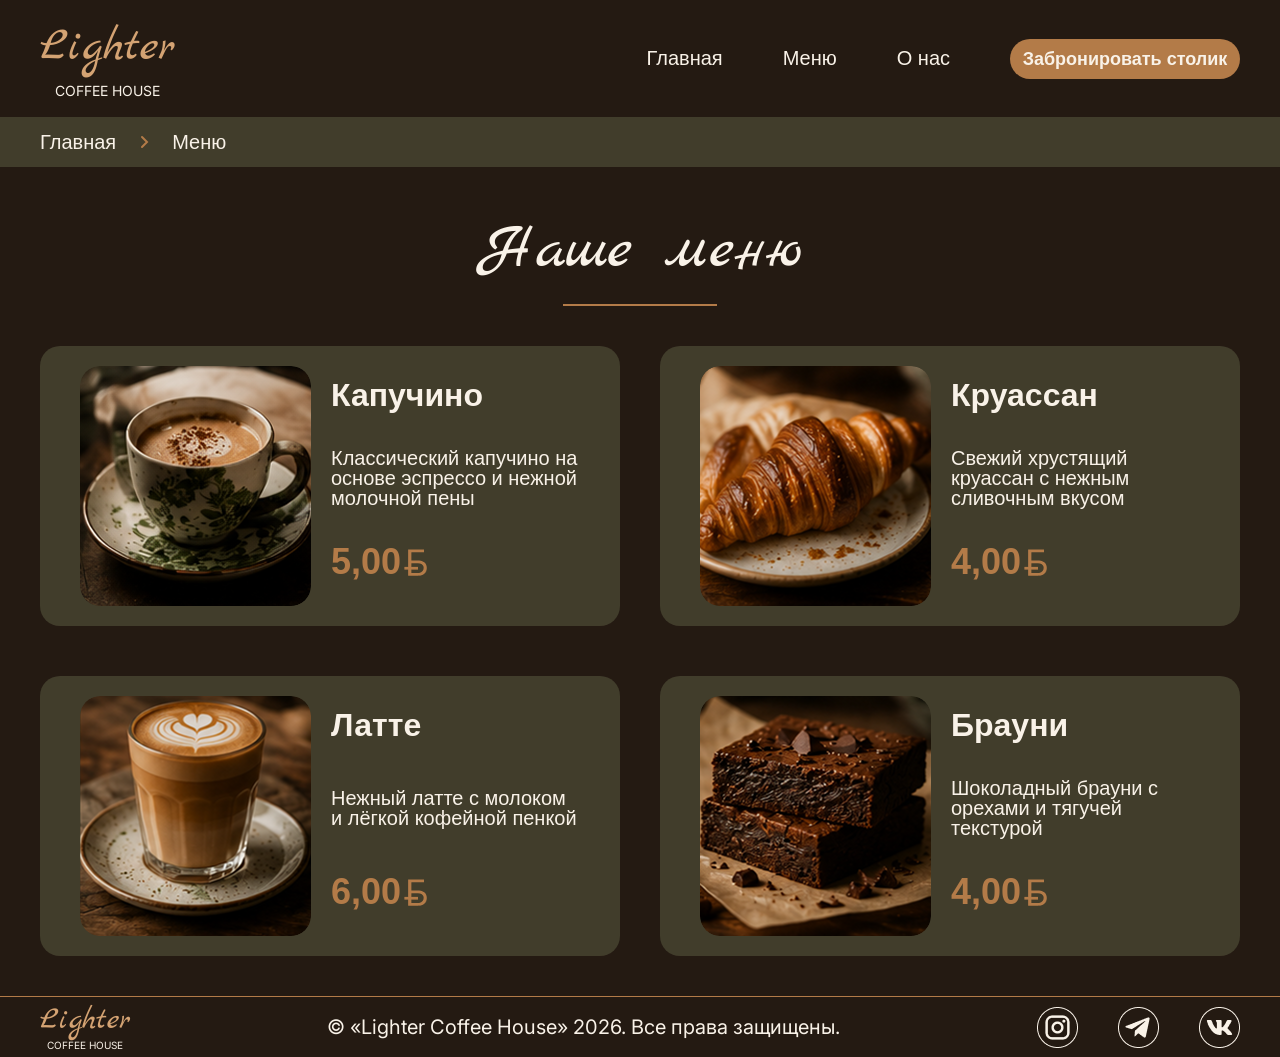
<file: menu.html>
<!DOCTYPE html>
<html lang="ru">
<head>
<meta charset="UTF-8">
<meta name="viewport" content="width=device-width, initial-scale=1.0">
<title>Lighter Coffee House</title>
<link rel="preconnect" href="https://fonts.googleapis.com">
<link rel="preconnect" href="https://fonts.gstatic.com" crossorigin>
<link href="https://fonts.googleapis.com/css2?family=Inter:opsz@14..32&family=Marck+Script&display=swap" rel="stylesheet">
<link href="https://fonts.googleapis.com/css2?family=Inter:opsz@14..32&family=Manrope@400&family=Marck+Script&display=swap" rel="stylesheet">

<link rel="stylesheet" href="styles/main.css">
</head>
<body>
    <div class="container">
<header class="header">
    <div class="logo">
        <div class="logo-title">Lighter</div>
        <div class="logo-subtitle">COFFEE HOUSE</div>
    </div>

    <div class="header__right">
        <nav class="nav">
            <a class="active" href="index.html">Главная</a>
            <a href="menu.html">Меню</a>
            <a href="about.html">О нас</a>
        </nav>

        <button class="header-btn">
            Забронировать столик
        </button>
    </div>
</header>
</div>

<section class="breadcrumbs">
    <div class="container">
        <div class="breadcrumbs__wrapper">
            <a href="index.html" class="breadcrumbs__link">Главная</a>
            <span class="breadcrumbs__arrow">
                <svg width="16" height="16" viewBox="0 0 16 16" fill="none">
                    <path d="M6 3L11 8L6 13" stroke="#B37B48" stroke-width="2" stroke-linecap="round"/>
                </svg>
            </span>
            <a href="menu.html" class="breadcrumbs__link breadcrumbs__link">Меню</a>
        </div>
    </div>
</section>

<section class="page-title">
    <div class="container">
        <div class="page-title__wrapper">
            <h1>Наше меню</h1>
            <div class="page-title__line"></div>
        </div>
    </div>
</section>

<section class="menu">
    <div class="container">
        <div class="menu__grid">
            
            <div class="menu-card">
                <div class="menu-card__inner">
                    <img src="./images/menu-1.png" alt="Блюдо" class="menu-card__image">
                    <div class="menu-card__info">
                        <h3>Капучино</h3>
                        <p>Классический капучино на основе эспрессо и нежной молочной пены</p>
                        <div class="menu-card__price">
                            <span class="menu-card__price-value">5,00</span>
                            <img src="./images/currency-icon.png" alt="₽" class="menu-card__price-icon">
                        </div>
                    </div>
                </div>
            </div>
            
            <div class="menu-card">
                <div class="menu-card__inner">
                    <img src="./images/menu-2.png" alt="Блюдо" class="menu-card__image">
                    <div class="menu-card__info">
                        <h3>Круассан</h3>
                        <p>Свежий хрустящий круассан с нежным сливочным вкусом</p>
                        <div class="menu-card__price">
                            <span class="menu-card__price-value">4,00</span>
                            <img src="./images/currency-icon.png" alt="₽" class="menu-card__price-icon">
                        </div>
                    </div>
                </div>
            </div>
            
            <div class="menu-card">
                <div class="menu-card__inner">
                    <img src="./images/menu-3.png" alt="Блюдо" class="menu-card__image">
                    <div class="menu-card__info">
                        <h3>Латте</h3>
                        <p>Нежный латте с молоком и лёгкой кофейной пенкой</p>
                        <div class="menu-card__price">
                            <span class="menu-card__price-value">6,00</span>
                            <img src="./images/currency-icon.png" alt="₽" class="menu-card__price-icon">
                        </div>
                    </div>
                </div>
            </div>
            
            <div class="menu-card">
                <div class="menu-card__inner">
                    <img src="./images/menu-4.png" alt="Блюдо" class="menu-card__image">
                    <div class="menu-card__info">
                        <h3>Брауни</h3>
                        <p>Шоколадный брауни с орехами и тягучей текстурой</p>
                        <div class="menu-card__price">
                            <span class="menu-card__price-value">4,00</span>
                            <img src="./images/currency-icon.png" alt="₽" class="menu-card__price-icon">
                        </div>
                    </div>
                </div>
            </div>
            
        </div>
    </div>
</section>

<div class="divider"></div>

<footer class="footer">
    <div class="container">
        <div class="footer-wrapper">
            
            <div class="footer__logo">
                <div class="footer__logo-title">Lighter</div>
                <div class="footer__logo-subtitle">COFFEE HOUSE</div>
            </div>
            
            <p class="footer__copy">© «Lighter Coffee House» 2026. Все права защищены.</p>
            
            <div class="footer__socials">
                <a href="#" class="footer__social">
                    <img src="./images/inst-icon.png" alt="Instagram">
                </a>
                <a href="#" class="footer__social">
                    <img src="./images/tg-icon.png" alt="Telegram">
                </a>
                <a href="#" class="footer__social">
                    <img src="./images/vk-icon.png" alt="VK">
                </a>
            </div>
            
        </div>
    </div>
</footer>
</div>
<script src="script.js"></script>
</body>
</html>
</file>
<file: styles/main.css>
/* Сброс стандартных отступов браузера. */
*{
    margin-left:0;
    padding:0;
    box-sizing:border-box;
}

body{
    margin: 0;
    background-color: #241A12;
}

.container {
    max-width: 1200px;
    margin-left: auto;
    margin-right: auto;
}

.header {
    display: flex;
    justify-content: space-between;
    align-items: center;
    height: 77px;
    margin-top: 20px;
    margin-bottom: 20px;
}

.header__right {
    display: flex;
    align-items: center;
    gap: 60px;
    height: 32px;      
}

.logo {
    display: flex;
    flex-direction: column;
    align-items: center;
    gap: 4px;
    width: 135px;
}

.logo-title {
    font-family: 'Marck Script', cursive;
    font-weight: 400;
    font-size: 48px;
     line-height: 60px;
    color: #D4A373;           
}

.logo-subtitle {
    font-family: 'Inter', sans-serif;
    font-weight: 400;
    font-size: 14px;
    line-height: 17px;
    text-transform: uppercase;
    text-align: center;
    color: #F9F2E8;
}

.nav {
    display: flex;
    align-items: center;
    gap: 60px;
    height: 32px;
}

.nav a {
    position: relative;
    text-decoration: none;
    font-family: 'Manrope', sans-serif;
    font-weight: 400;
    font-size: 20px;
    line-height: 27px;
    color: #F9F2E8;
    transition: color 0.3s ease;
}

.nav a::after {
    content: '';
    position: absolute;
    left: 50%;
    bottom: -4px;
    transform: translateX(-50%);
    width: 48px;
    height: 2px;
    background-color: #D4A853;
    opacity: 0;
    transition: opacity 0.3s ease;
}

.nav a:hover {
    color: #B37B48;
}

.nav a:hover::after {
    opacity: 1;
}

.header-btn {
    width: 230px;
    height: 40px;
    border-radius: 100px;
    padding: 12px 7px;
    display: flex;
    align-items: center;
    justify-content: center;
    gap: 10px;
    font-family: 'Manrope', sans-serif;
    font-weight: 700;
    font-size: 18px;
    line-height: 1;
    background-color: #B37B48;
    color: #F9F2E8;
    border: none;
    cursor: pointer;
    transition: box-shadow 0.15s ease;
}

.header-btn:active {
    box-shadow: inset 0 4px 4px rgba(0, 0, 0, 0.25);
}

.hero {
    position: relative;
    width: 100%;
    height: 440px;
    margin-top: 20px;
    background-image: url('/web-app/images/hero-bg.png');
    background-size: cover;
    background-position: center;
    background-repeat: no-repeat;
}

.hero .container {
    max-width: 1200px;
    margin-left: auto;
    margin-right: auto;
}

.hero-content {
    display: flex;
    flex-direction: column;
    align-items: flex-start;
    justify-content: center;
    gap: 30px;
    width: 600px;
    height: 420px;
}

.hero-content h1 {
    width: 600px;
    font-family: 'Marck Script', cursive;
    font-weight: 400;
    font-size: 48px;
    line-height: 1;
    color: white;
}

.hero-content p {
    width: 306px;
    font-family: 'Manrope', sans-serif;
    font-weight: 400;
    font-size: 20px;
    line-height: 1;
    color: white;
}

.hero-btn {
    width: 230px;
    height: 40px;
    border-radius: 100px;
    padding: 12px 7px;
    display: flex;
    align-items: center;
    justify-content: center;
    gap: 10px;
    font-family: 'Manrope', sans-serif;
    font-weight: 700;
    font-size: 18px;
    line-height: 1;
    background-color: #B37B48;
    color: #F9F2E8;
    border: none;
    cursor: pointer;
    transition: box-shadow 0.15s ease;
}

.hero-btn:active {
    box-shadow: inset 0 4px 4px rgba(0, 0, 0, 0.25);
}

/* КАРТОЧКИ */

.cards {
    margin-top: 20px;
}

.cards-wrapper {
    display: flex;
    justify-content: space-between;
    gap: 20px;
    width: 100%;
}

.card {
    margin-top: -45px;
    position: relative;
    width: 376px;
    height: 180px;
    background-color: #45412EE5;
    border-radius: 20px;
    overflow: hidden;
}

.card__image {
    position: absolute;
    top: 20px;
    left: 20px;
    width: 136px;
    height: 140px;
    border-radius: 20px;
    object-fit: cover;
}

.card__text {
    position: absolute;
    top: 20px;
    left: 166px;
    width: 192px;
    display: flex;
    flex-direction: column;
    gap: 5px;
}

.card__text h3 {
    width: 100%;
    font-family: 'Manrope', sans-serif;
    font-weight: 700;
    font-size: 24px;
    line-height: 1;
    color: #F9F2E8;
    margin: 0;
}

.card__text p {
    width: 100%;
    font-family: 'Manrope', sans-serif;
    font-weight: 400;
    font-size: 20px;
    line-height: 1;
    color: #F9F2E8;
    margin: 0;
}

.card__btn {
    position: absolute;
    top: 120px;
    left: 316px;
    width: 40px;
    height: 40px;
    border-radius: 50%;
    background-color: #B37B48;
    border: none;
    cursor: pointer;
    text-decoration: none;
    display: flex;
    align-items: center;
    justify-content: center;
    transition: box-shadow 0.15s ease;
}

.card__btn:active {
    box-shadow: inset 0 4px 4px rgba(0, 0, 0, 0.25);
}

.card__btn svg {
    width: 16px;
    height: 16px;
}

.contacts {
    width: 100%;
    margin-top: 20px;
    background-color: #45412EE5;
}

.contacts .container {
    max-width: 1200px;
    margin-left: auto;
    margin-right: auto;
}

.contacts-wrapper {
    display: flex;
    justify-content: space-between;
    align-items: flex-start;
    height: 236px;
}

.contacts__subscribe {
    display: flex;
    flex-direction: column;
    gap: 20px;
    width: 580px;
}

.contacts__subscribe h3 {
    width: 100%;
    font-family: 'Manrope', sans-serif;
    font-weight: 700;
    font-size: 24px;
    line-height: 1;
    color: #F9F2E8;
    margin-top: 31.5px;
}

.contacts__inputs {
    display: flex;
    gap: 20px;
    width: 580px;
    height: 40px;
}

.contacts__input {
    width: 280px;
    height: 40px;
    border-radius: 20px;
    border: 2px solid #645F4C;
    overflow: hidden;
}

.contacts__input input {
    width: 100%;
    height: 100%;
    padding: 6px 13px;
    background: transparent;
    border: none;
    outline: none;
    font-family: 'Manrope', sans-serif;
    font-weight: 400;
    font-size: 20px;
    line-height: 1;
    color: #F9F2E8;
}

.contacts__input input::placeholder {
    color: rgba(249, 242, 232, 0.5);
}

.contacts__agreement {
    display: flex;
    align-items: center;
    justify-content: space-between;
    width: 100%;
}

.contacts__agreement-group {
    display: flex;
    align-items: center;
    gap: 10px;
    width: 291px;
}

.contacts__checkbox {
    cursor: pointer;
    flex-shrink: 0;
}

.contacts__checkbox-input {
    display: none;
}

.contacts__checkbox-box {
    width: 22px;
    height: 22px;
    border-radius: 5px;
    border: 2px solid #645F4C;
    display: flex;
    align-items: center;
    justify-content: center;
}

.contacts__checkbox-check {
    opacity: 0;
    transition: opacity 0.2s ease;
}

.contacts__checkbox-input:checked + .contacts__checkbox-box .contacts__checkbox-check {
    opacity: 1;
}

.contacts__agreement p {
    width: 259px;
    font-family: 'Manrope', sans-serif;
    font-weight: 400;
    font-size: 20px;
    line-height: 1;
    color: #F9F2E8;
}

.contacts__btn {
    width: 230px;
    height: 40px;
    border-radius: 100px;
    padding: 12px 7px;
    display: flex;
    align-items: center;
    justify-content: center;
    font-family: 'Manrope', sans-serif;
    font-weight: 700;
    font-size: 18px;
    line-height: 1;
    background-color: #B37B48;
    color: #F9F2E8;
    border: none;
    cursor: pointer;
    transition: box-shadow 0.15s ease;
    flex-shrink: 0;
}

.contacts__btn:active {
    box-shadow: inset 0 4px 4px rgba(0, 0, 0, 0.25);
}

.contacts__divider {
    margin-top: 43px;
    width: 2px;
    height: 150px;
    background-color: #645F4C;
    flex-shrink: 0;
}

.contacts__info {
    display: flex;
    justify-content: space-between;
    align-items: top;
    width: 576px;
    height: 236px;
}

.contacts__details {
    display: flex;
    flex-direction: column;
    gap: 0;
    width: 250px;
    padding: 0;
}

.contacts__details h3 {
    margin-top: 31.5px; 
    width: 100%;
    font-family: 'Manrope', sans-serif;
    font-weight: 700;
    font-size: 24px;
    line-height: 1;
    color: #F9F2E8;
}

.contacts__item {
    display: flex;
    align-items: center;
    gap: 10px;
}

.contacts__item svg {
    width: 24px;
    height: 24px;
    flex-shrink: 0;
}

.contacts__item p {
    font-family: 'Manrope', sans-serif;
    font-weight: 400;
    font-size: 20px;
    line-height: 1;
    color: #F9F2E8;
}

.contacts__image-wrapper {
    position: relative;
    width: 208px;
    height: 190px;
}

.contacts__image {
    margin-top: 31.5px;
    width: 208px;
    height: 190px;
    object-fit: cover;
    transform: rotate(0deg);
    -webkit-mask-image: none;
    mask-image: none;
    box-shadow: 
        inset 30px 0 30px -10px #45412E,
        inset -30px 0 30px -10px #45412E,
        inset 0 20px 20px -10px #45412E,
        inset 0 -20px 20px -10px #45412E;
}

.footer {
    width: 100%;
    margin-top: 20px;
    background-color: #241A12;
}

.footer .container {
    max-width: 1200px;
    margin-left: auto;
    margin-right: auto;
}

.footer-wrapper {
    display: flex;
    justify-content: space-between;
    align-items: center;
    height: 60px;
}

.footer__logo {
    display: flex;
    flex-direction: column;
    align-items: center;
    gap: 4px;
    width: 90px;
}

.footer__logo-title {
    font-family: 'Marck Script', cursive;
    font-weight: 400;
    font-size: 32px;
    line-height: 1;
    color: #D4A373;
}

.footer__logo-subtitle {
    font-family: 'Inter', sans-serif;
    font-weight: 400;
    font-size: 10px;
    line-height: 1;
    text-transform: uppercase;
    text-align: center;
    color: #F9F2E8;
}

.footer__copy {
    font-family: 'Inter', sans-serif;
    font-weight: 400;
    font-size: 20px;
    line-height: 1;
    color: #F9F2E8;
}

.footer__socials {
    display: flex;
    align-items: center;
    gap: 40px;
}

.footer__social {
    display: flex;
    align-items: center;
    justify-content: center;
    width: 41px;
    height: 41px;
}

.footer__social img {
    width: 100%;
    height: 100%;
    object-fit: contain;
}

.breadcrumbs {
    width: 100%;
    height: 50px;
    margin-top: 20px;
    background-color: #45412EE5;
    position: relative;
    z-index: 3;
}

.breadcrumbs .container {
    max-width: 1200px;
    margin-left: auto;
    margin-right: auto;
    height: 100%;
}

.breadcrumbs__wrapper {
    display: flex;
    align-items: center;
    gap: 20px;
    height: 100%;
}

.breadcrumbs__link {
    font-family: 'Manrope', sans-serif;
    font-weight: 400;
    font-size: 20px;
    line-height: 1;
    color: #F9F2E8;
    text-decoration: none;
    transition: color 0.3s ease;
}

.breadcrumbs__link:hover {
    color: #B37B48;
}

.breadcrumbs__arrow {
    display: flex;
    align-items: center;
    justify-content: center;
}

.breadcrumbs__arrow svg {
    width: 16px;
    height: 16px;
}

.page-title {
    margin-top: 31px;
}

.page-title .container {
    max-width: 1200px;
    margin-left: auto;
    margin-right: auto;
}

.page-title__wrapper {
    display: flex;
    flex-direction: column;
    align-items: center;
    gap: 0px;
    width: 321px;
    margin: 0 auto;
}

.page-title__wrapper h1 {
    font-family: 'Marck Script', cursive;
    font-weight: 400;
    font-size: 64px;
    line-height: 0;
    color: #F9F2E8;
}

.page-title__line {
    width: 154px;
    height: 2px;
    background-color: #B37B48;
}

.menu {
    margin-top: 40px;
}

.menu .container {
    max-width: 1200px;
    margin-left: auto;
    margin-right: auto;
}

.menu__grid {
    display: grid;
    grid-template-columns: repeat(2, 580px);
    grid-template-rows: repeat(2, 280px);
    row-gap: 50px;
    column-gap: 40px;
}

.menu-card {
    width: 580px;
    height: 280px;
    border-radius: 20px;
    background-color: #45412EE5;
    overflow: hidden;
}

.menu-card__inner {
    display: flex;
    gap: 20px;
    width: 540px;
    height: 280px;
    margin-left: 20px;
    padding: 20px;
}

.menu-card__image {
    width: 231px;
    height: 240px;
    border-radius: 20px;
    object-fit: cover;
    flex-shrink: 0;
}

.menu-card__info {
    display: flex;
    flex-direction: column;
    justify-content: space-between;
    width: 249px;
    height: 214px;
    padding-top: 13px;
}

.menu-card__info h3 {
    width: 100%;
    font-family: 'Manrope', sans-serif;
    font-weight: 700;
    font-size: 32px;
    line-height: 1;
    color: #F9F2E8;
    margin: 0;
}

.menu-card__info p {
    width: 100%;
    font-family: 'Manrope', sans-serif;
    font-weight: 400;
    font-size: 20px;
    line-height: 1;
    color: #F9F2E8;
    margin: 0;
}

.menu-card__price {
    display: flex;
    align-items: center;
    gap: 0;
}

.menu-card__price-value {
    font-family: 'Manrope', sans-serif;
    font-weight: 700;
    font-size: 36px;
    line-height: 1;
    color: #B37B48;
}

.menu-card__price-icon {
    width: 29px;
    height: 29px;
}

.divider {
    width: 100%;
    height: 1px;
    background-color: #B37B48;
    margin: 40px auto -20px;
}

.about {
    margin-top: -50px;
    position: relative;
    z-index: 2;
    min-height: 840px;
}

.about .container {
    max-width: 1200px;
    margin-left: auto;
    margin-right: auto;
    position: relative;
    z-index: 3;
}

.about__wrapper {
    display: flex;
    justify-content: flex-start;
}

.about__content {
    display: flex;
    flex-direction: column;
    gap: 60px;
    width: 528px;
    padding-top: 124px;
}

.about__content h1 {
    width: 100%;
    font-family: 'Marck Script', cursive;
    font-weight: 400;
    font-size: 64px;
    line-height: 1;
    color: #FFFFFF;
    margin: 0;
}

.about__content p {
    width: 514px;
    font-family: 'Manrope', sans-serif;
    font-weight: 400;
    font-size: 20px;
    line-height: 1.4;
    color: #F9F2E8;
    margin: 0;
}

.about__mission {
    width: 528px;
    padding: 47px 25px;
    background-image: url('/web-app/images/frame.png');
    background-size: 100% 100%;
    background-repeat: no-repeat;
}

.about__mission p {
    width: 478px;
    font-family: 'Marck Script', cursive;
    font-weight: 400;
    font-size: 24px;
    line-height: 1;
    color: #F9F2E8;
    margin: 0;
}

.about__image-wrapper {
    position: absolute;
    right: 0;
    top: 0;
    width: 819px;
    height: 840px;
    z-index: 2;
}

.about__image {
    width: 100%;
    height: 100%;
    object-fit: cover;
    display: block;
    
    -webkit-mask-image: linear-gradient(
        to right,
        transparent 0%,
        rgba(0, 0, 0, 0.3) 15%,
        rgba(0, 0, 0, 0.7) 30%,
        black 50%,
        black 100%
    );
    mask-image: linear-gradient(
        to right,
        transparent 0%,
        rgba(0, 0, 0, 0.3) 15%,
        rgba(0, 0, 0, 0.7) 30%,
        black 50%,
        black 100%
    );
}

.divider--no-top {
    margin-top: 0;
}

.header-btn, .hero-btn, .contacts__btn, .card__btn {
    transition: transform 0.2s ease, box-shadow 0.3s ease, background-color 0.3s ease;
}

.card, .menu-card {
    transition: transform 0.3s ease, box-shadow 0.3s ease;
}

.card, .menu-card {
    opacity: 0;
    transform: translateY(40px);
    transition: opacity 0.8s ease, transform 0.8s ease, box-shadow 0.3s ease;
}

.contacts__input input {
    transition: border-color 0.3s ease, box-shadow 0.3s ease;
}

.footer__social {
    transition: transform 0.3s ease;
}

.about__mission p {
    width: 478px;
    font-family: 'Marck Script', cursive;
    font-weight: 400;
    font-size: 24px;
    line-height: 1;
    color: #F9F2E8;
    margin: 0;
}
</file>
